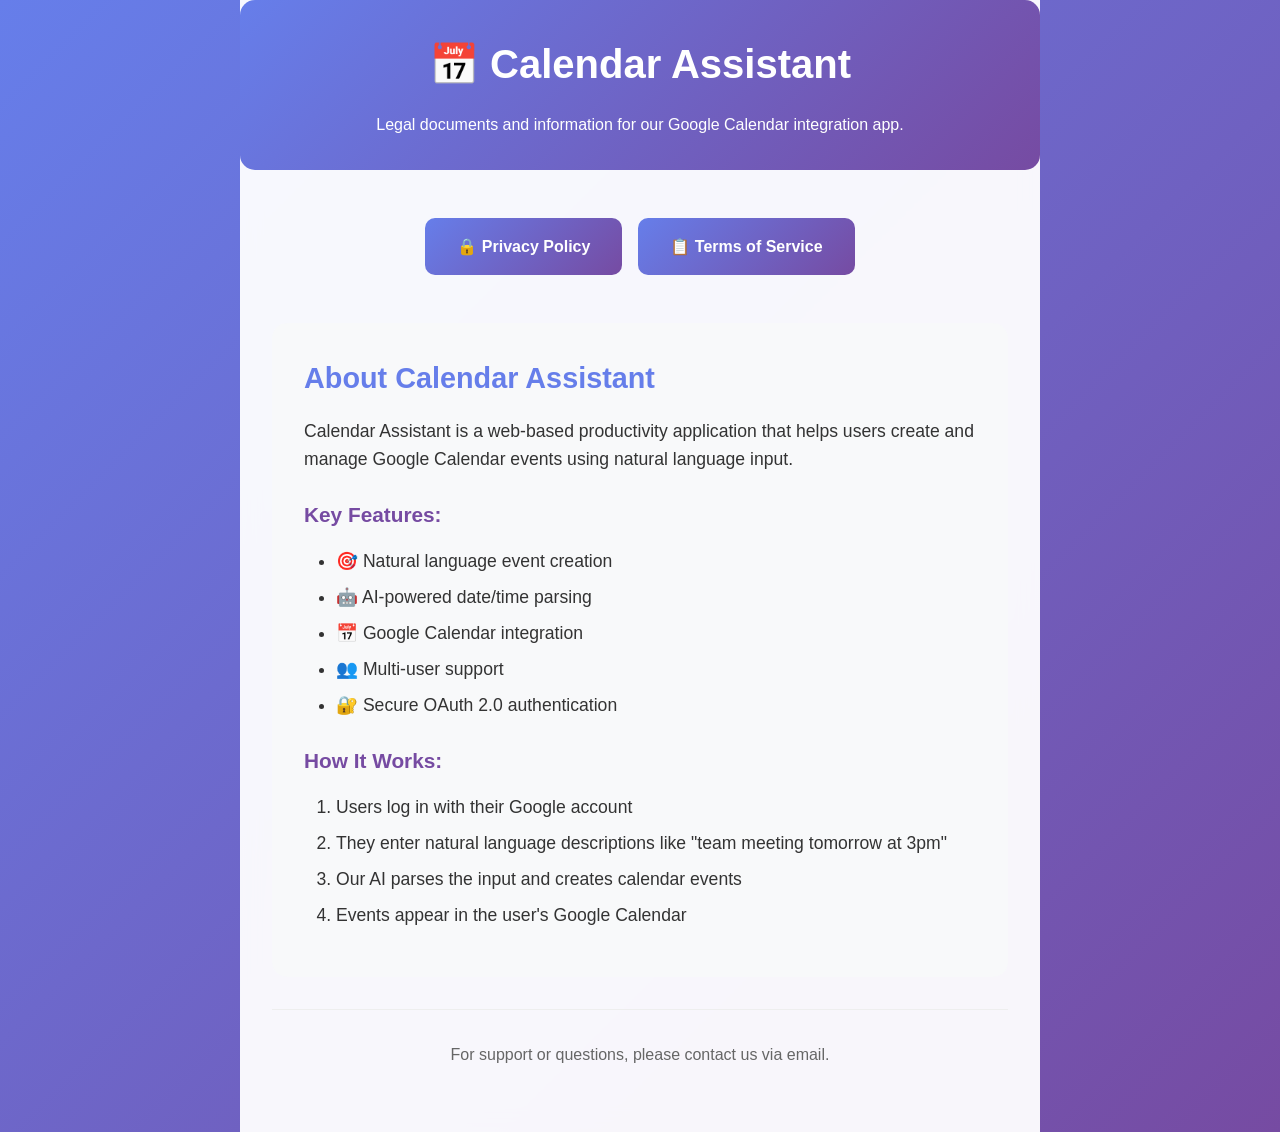
<file: calendar-assistant-docs/index.html>
<!DOCTYPE html>
<html lang="en">
<head>
    <meta charset="UTF-8">
    <meta name="viewport" content="width=device-width, initial-scale=1.0">
    <title>Calendar Assistant - Legal Documents</title>
    <link rel="stylesheet" href="css/style.css">
</head>
<body>
    <div class="container">
        <header>
            <h1>📅 Calendar Assistant</h1>
            <p>Legal documents and information for our Google Calendar integration app.</p>
        </header>
        
        <main>
            <div class="links">
                <a href="privacy.html" class="btn">🔒 Privacy Policy</a>
                <a href="terms.html" class="btn">📋 Terms of Service</a>
            </div>
            
            <div class="info">
                <h2>About Calendar Assistant</h2>
                <p>Calendar Assistant is a web-based productivity application that helps users create and manage Google Calendar events using natural language input.</p>
                
                <h3>Key Features:</h3>
                <ul>
                    <li>🎯 Natural language event creation</li>
                    <li>🤖 AI-powered date/time parsing</li>
                    <li>📅 Google Calendar integration</li>
                    <li>👥 Multi-user support</li>
                    <li>🔐 Secure OAuth 2.0 authentication</li>
                </ul>
                
                <h3>How It Works:</h3>
                <ol>
                    <li>Users log in with their Google account</li>
                    <li>They enter natural language descriptions like "team meeting tomorrow at 3pm"</li>
                    <li>Our AI parses the input and creates calendar events</li>
                    <li>Events appear in the user's Google Calendar</li>
                </ol>
            </div>
        </main>
        
        <footer>
            <p>For support or questions, please contact us via email.</p>
        </footer>
    </div>
</body>
</html>
</file>
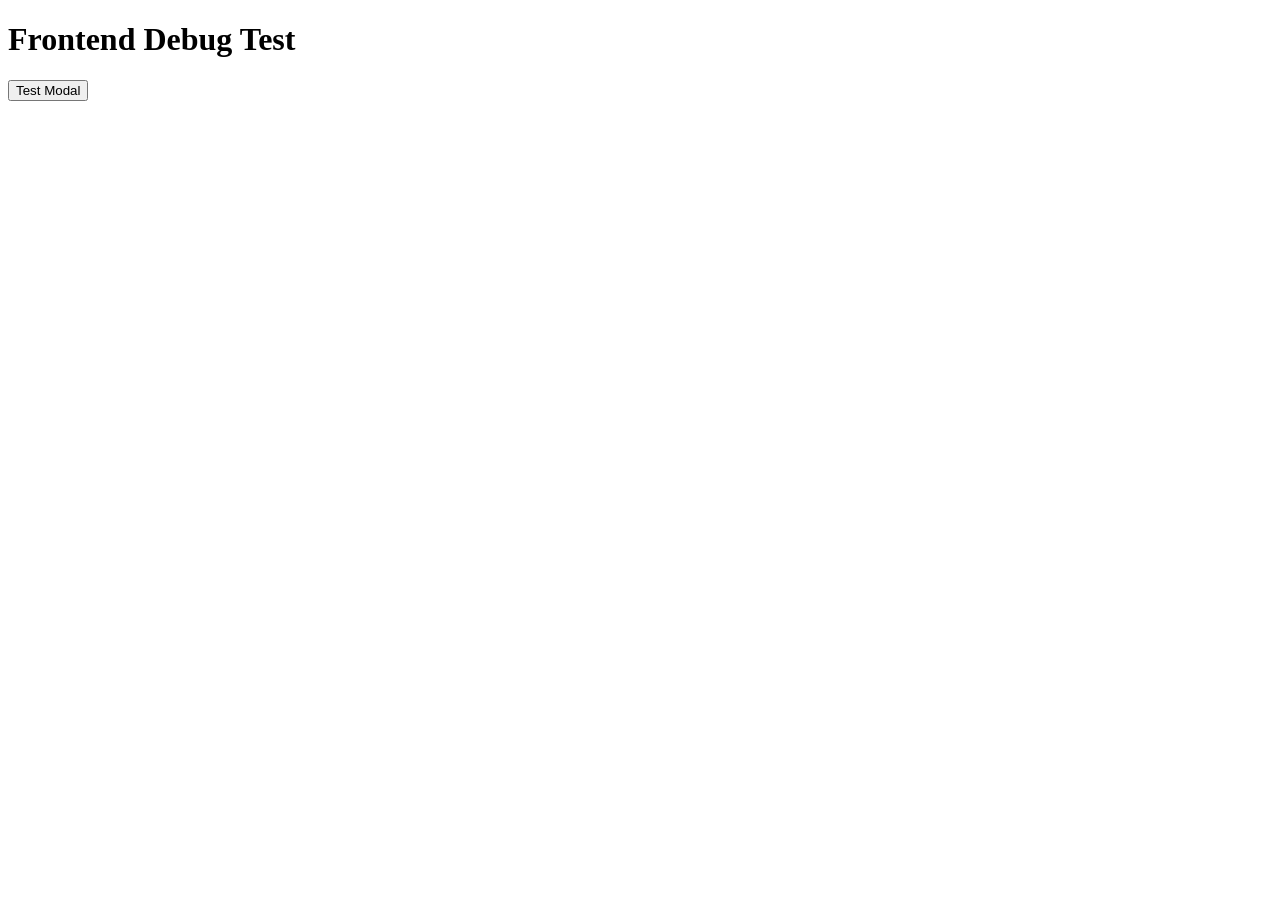
<file: test_frontend_debug.html>
<!DOCTYPE html>
<html>
<head>
    <title>Frontend Debug Test</title>
    <style>
        .duration-modal {
            display: none;
            position: fixed;
            top: 0;
            left: 0;
            width: 100%;
            height: 100%;
            background: rgba(0, 0, 0, 0.5);
            z-index: 1000;
        }
        .duration-content {
            position: absolute;
            top: 50%;
            left: 50%;
            transform: translate(-50%, -50%);
            background: white;
            padding: 2rem;
            border-radius: 20px;
            box-shadow: 0 20px 40px rgba(0, 0, 0, 0.3);
            min-width: 300px;
        }
    </style>
</head>
<body>
    <h1>Frontend Debug Test</h1>
    <button onclick="testModal()">Test Modal</button>
    
    <div id="followupModal" class="duration-modal">
        <div class="duration-content">
            <h5>Test Modal</h5>
            <p>This is a test modal</p>
            <button onclick="closeModal()">Close</button>
        </div>
    </div>

    <script>
        function testModal() {
            console.log('Showing modal...');
            document.getElementById('followupModal').style.display = 'block';
            console.log('Modal display style:', document.getElementById('followupModal').style.display);
        }
        
        function closeModal() {
            document.getElementById('followupModal').style.display = 'none';
        }
    </script>
</body>
</html>
</file>
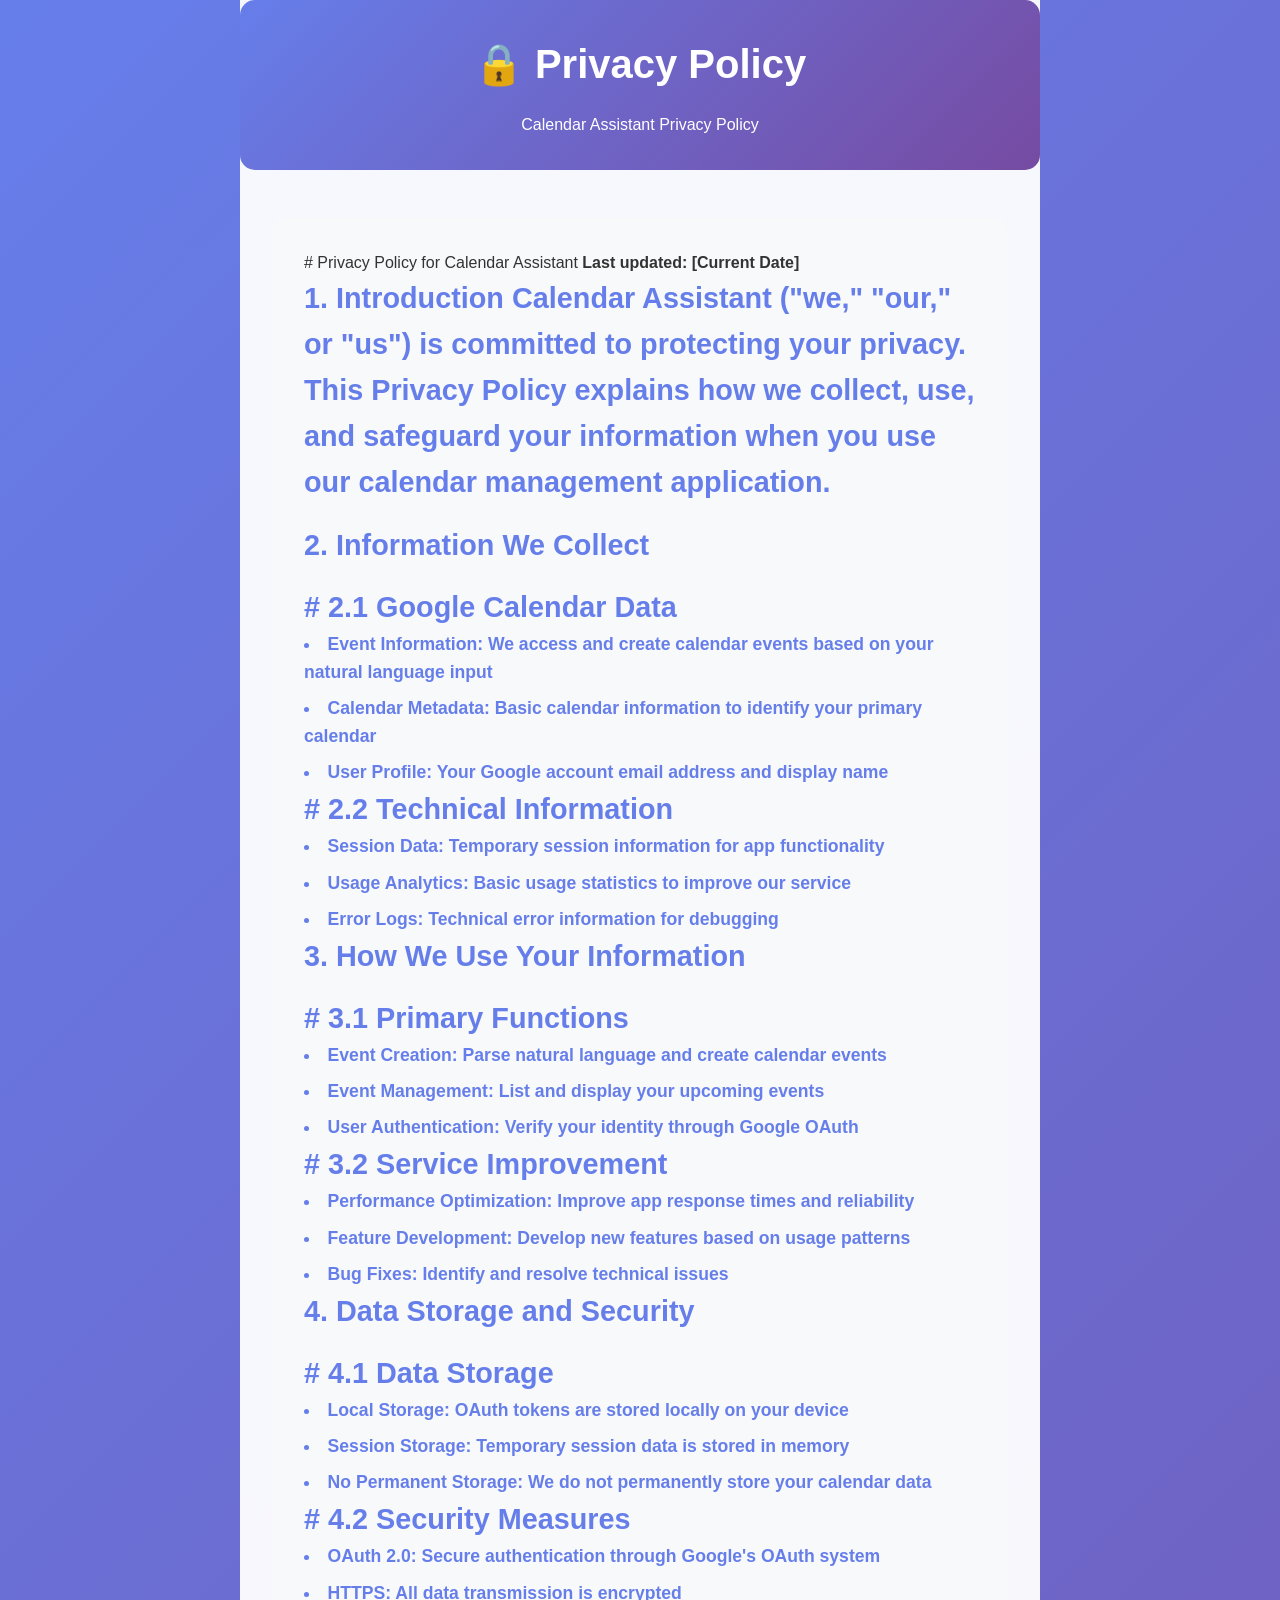
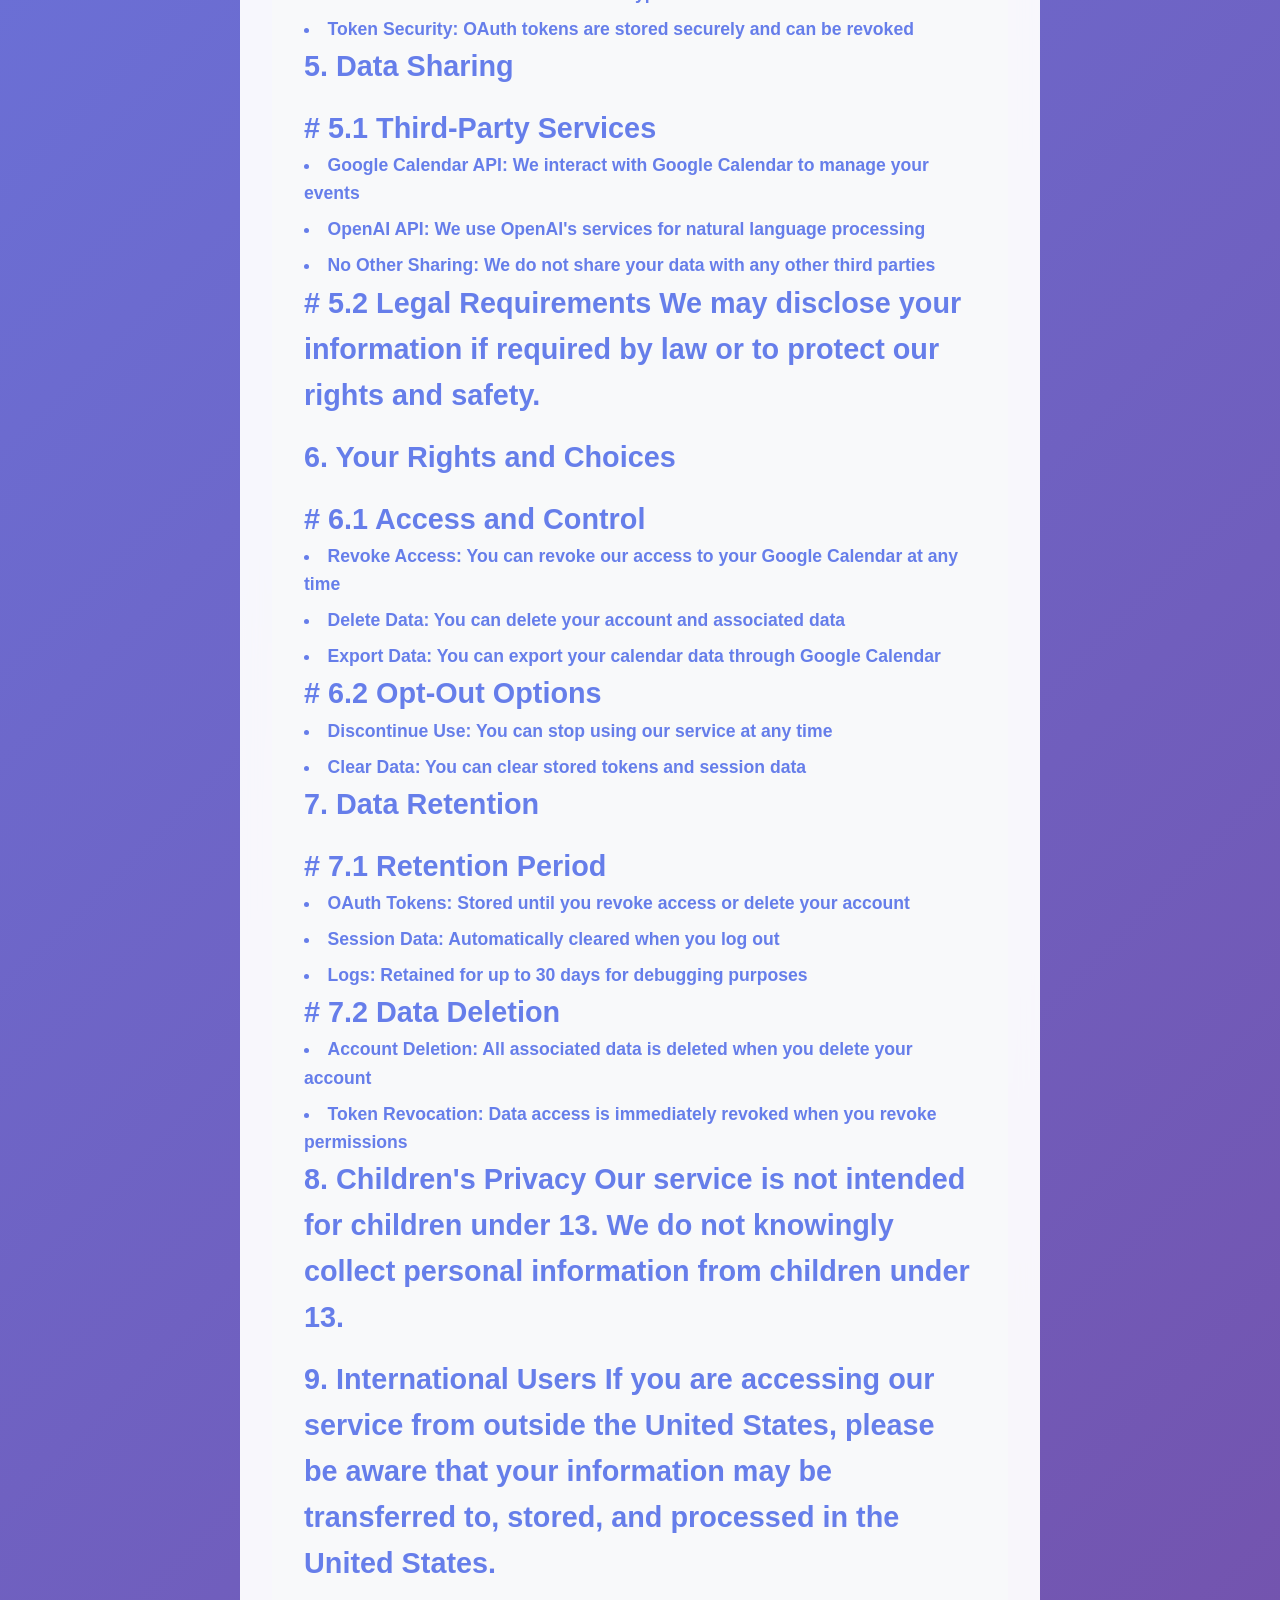
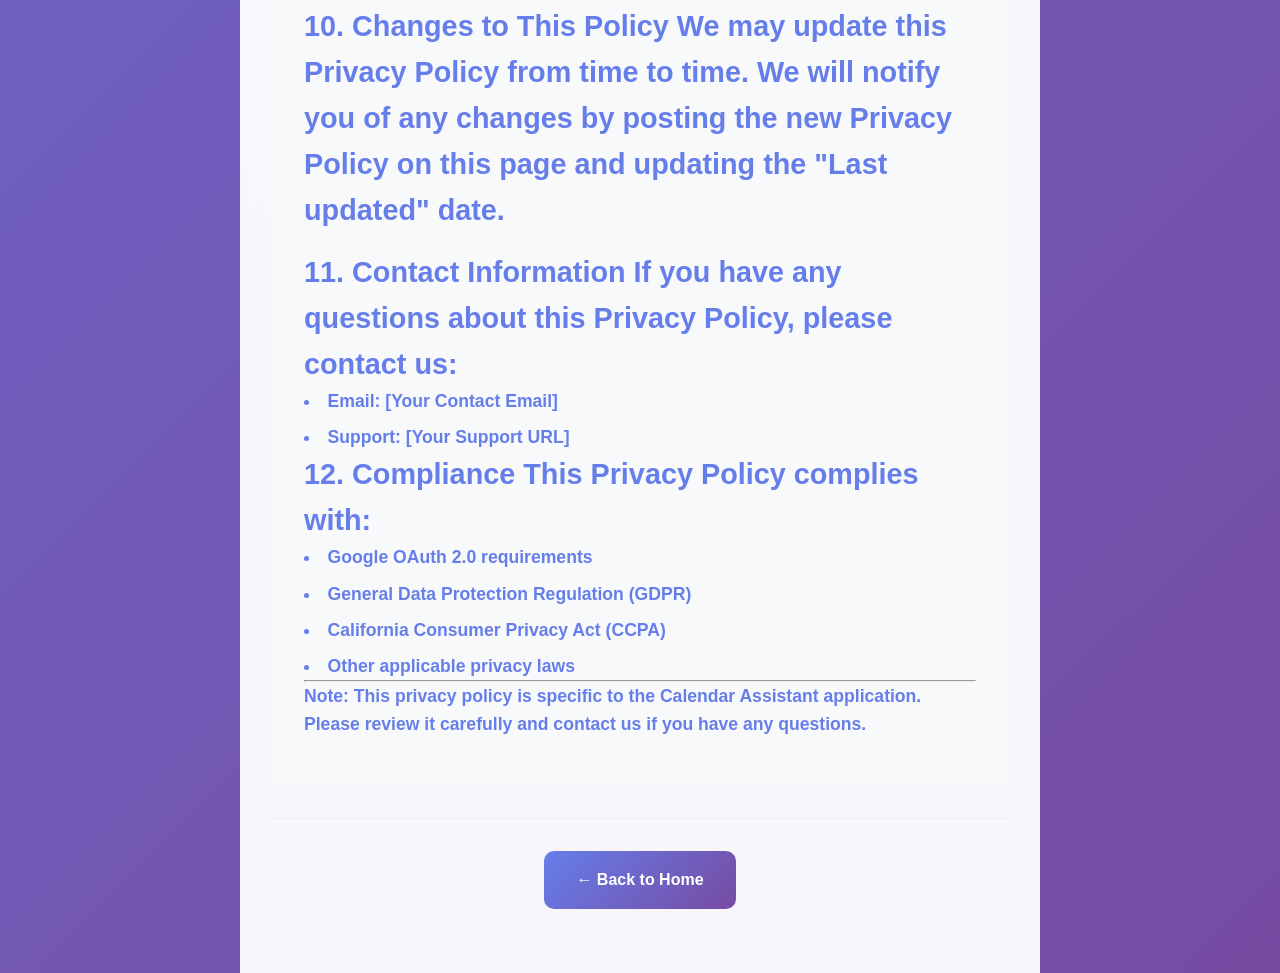
<file: calendar-assistant-docs/privacy.html>
<!DOCTYPE html>
<html lang="en">
<head>
    <meta charset="UTF-8">
    <meta name="viewport" content="width=device-width, initial-scale=1.0">
    <title>Privacy Policy - Calendar Assistant</title>
    <link rel="stylesheet" href="css/style.css">
</head>
<body>
    <div class="container">
        <header>
            <h1>🔒 Privacy Policy</h1>
            <p>Calendar Assistant Privacy Policy</p>
        </header>
        
        <main>
            <div class="info">
                # Privacy Policy for Calendar Assistant

<strong>Last updated: [Current Date]<strong>

<h2> 1. Introduction

Calendar Assistant ("we," "our," or "us") is committed to protecting your privacy. This Privacy Policy explains how we collect, use, and safeguard your information when you use our calendar management application.

<h2> 2. Information We Collect

<h2># 2.1 Google Calendar Data
<li><strong>Event Information<strong>: We access and create calendar events based on your natural language input
<li><strong>Calendar Metadata<strong>: Basic calendar information to identify your primary calendar
<li><strong>User Profile<strong>: Your Google account email address and display name

<h2># 2.2 Technical Information
<li><strong>Session Data<strong>: Temporary session information for app functionality
<li><strong>Usage Analytics<strong>: Basic usage statistics to improve our service
<li><strong>Error Logs<strong>: Technical error information for debugging

<h2> 3. How We Use Your Information

<h2># 3.1 Primary Functions
<li><strong>Event Creation<strong>: Parse natural language and create calendar events
<li><strong>Event Management<strong>: List and display your upcoming events
<li><strong>User Authentication<strong>: Verify your identity through Google OAuth

<h2># 3.2 Service Improvement
<li><strong>Performance Optimization<strong>: Improve app response times and reliability
<li><strong>Feature Development<strong>: Develop new features based on usage patterns
<li><strong>Bug Fixes<strong>: Identify and resolve technical issues

<h2> 4. Data Storage and Security

<h2># 4.1 Data Storage
<li><strong>Local Storage<strong>: OAuth tokens are stored locally on your device
<li><strong>Session Storage<strong>: Temporary session data is stored in memory
<li><strong>No Permanent Storage<strong>: We do not permanently store your calendar data

<h2># 4.2 Security Measures
<li><strong>OAuth 2.0<strong>: Secure authentication through Google's OAuth system
<li><strong>HTTPS<strong>: All data transmission is encrypted
<li><strong>Token Security<strong>: OAuth tokens are stored securely and can be revoked

<h2> 5. Data Sharing

<h2># 5.1 Third-Party Services
<li><strong>Google Calendar API<strong>: We interact with Google Calendar to manage your events
<li><strong>OpenAI API<strong>: We use OpenAI's services for natural language processing
<li><strong>No Other Sharing<strong>: We do not share your data with any other third parties

<h2># 5.2 Legal Requirements
We may disclose your information if required by law or to protect our rights and safety.

<h2> 6. Your Rights and Choices

<h2># 6.1 Access and Control
<li><strong>Revoke Access<strong>: You can revoke our access to your Google Calendar at any time
<li><strong>Delete Data<strong>: You can delete your account and associated data
<li><strong>Export Data<strong>: You can export your calendar data through Google Calendar

<h2># 6.2 Opt-Out Options
<li><strong>Discontinue Use<strong>: You can stop using our service at any time
<li><strong>Clear Data<strong>: You can clear stored tokens and session data

<h2> 7. Data Retention

<h2># 7.1 Retention Period
<li><strong>OAuth Tokens<strong>: Stored until you revoke access or delete your account
<li><strong>Session Data<strong>: Automatically cleared when you log out
<li><strong>Logs<strong>: Retained for up to 30 days for debugging purposes

<h2># 7.2 Data Deletion
<li><strong>Account Deletion<strong>: All associated data is deleted when you delete your account
<li><strong>Token Revocation<strong>: Data access is immediately revoked when you revoke permissions

<h2> 8. Children's Privacy

Our service is not intended for children under 13. We do not knowingly collect personal information from children under 13.

<h2> 9. International Users

If you are accessing our service from outside the United States, please be aware that your information may be transferred to, stored, and processed in the United States.

<h2> 10. Changes to This Policy

We may update this Privacy Policy from time to time. We will notify you of any changes by posting the new Privacy Policy on this page and updating the "Last updated" date.

<h2> 11. Contact Information

If you have any questions about this Privacy Policy, please contact us:

<li><strong>Email<strong>: [Your Contact Email]
<li><strong>Support<strong>: [Your Support URL]

<h2> 12. Compliance

This Privacy Policy complies with:
<li>Google OAuth 2.0 requirements
<li>General Data Protection Regulation (GDPR)
<li>California Consumer Privacy Act (CCPA)
<li>Other applicable privacy laws

<hr>

<strong>Note<strong>: This privacy policy is specific to the Calendar Assistant application. Please review it carefully and contact us if you have any questions. 
            </div>
        </main>
        
        <footer>
            <a href="index.html" class="btn">← Back to Home</a>
        </footer>
    </div>
</body>
</html>
</file>
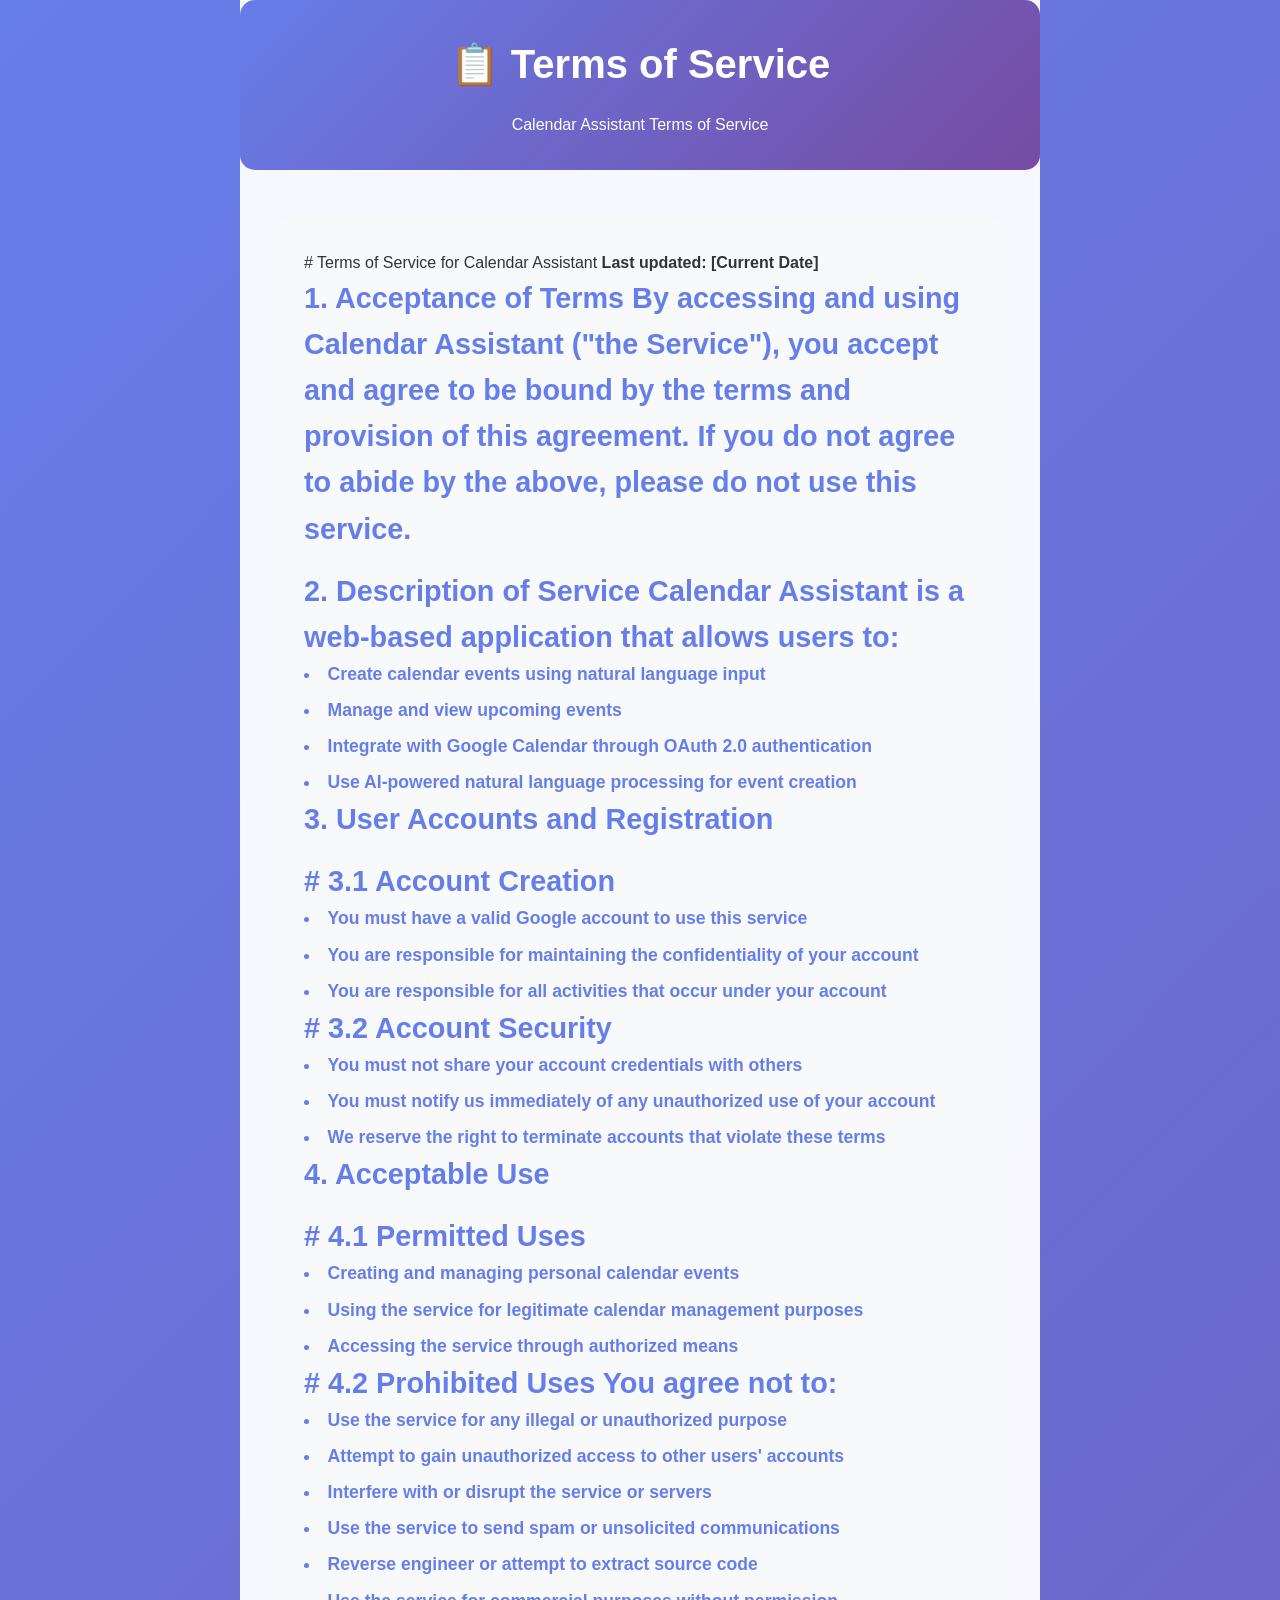
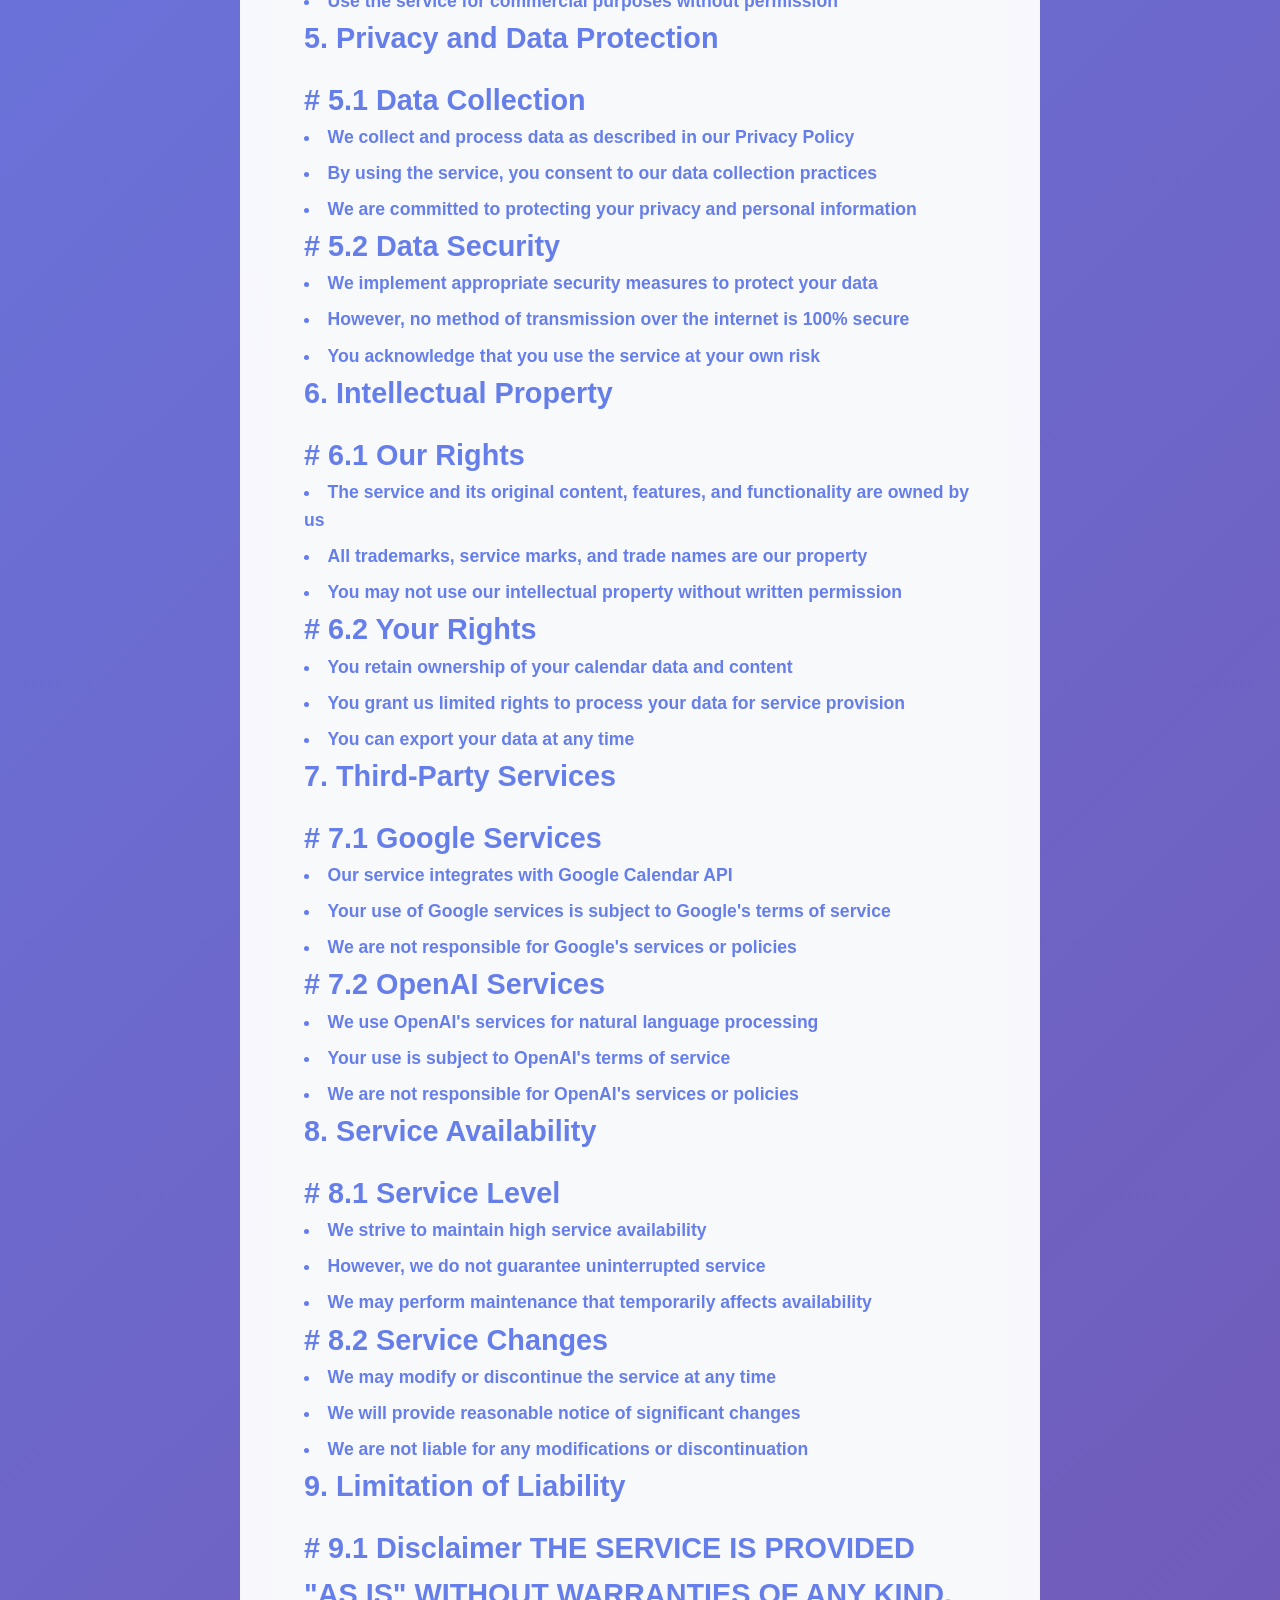
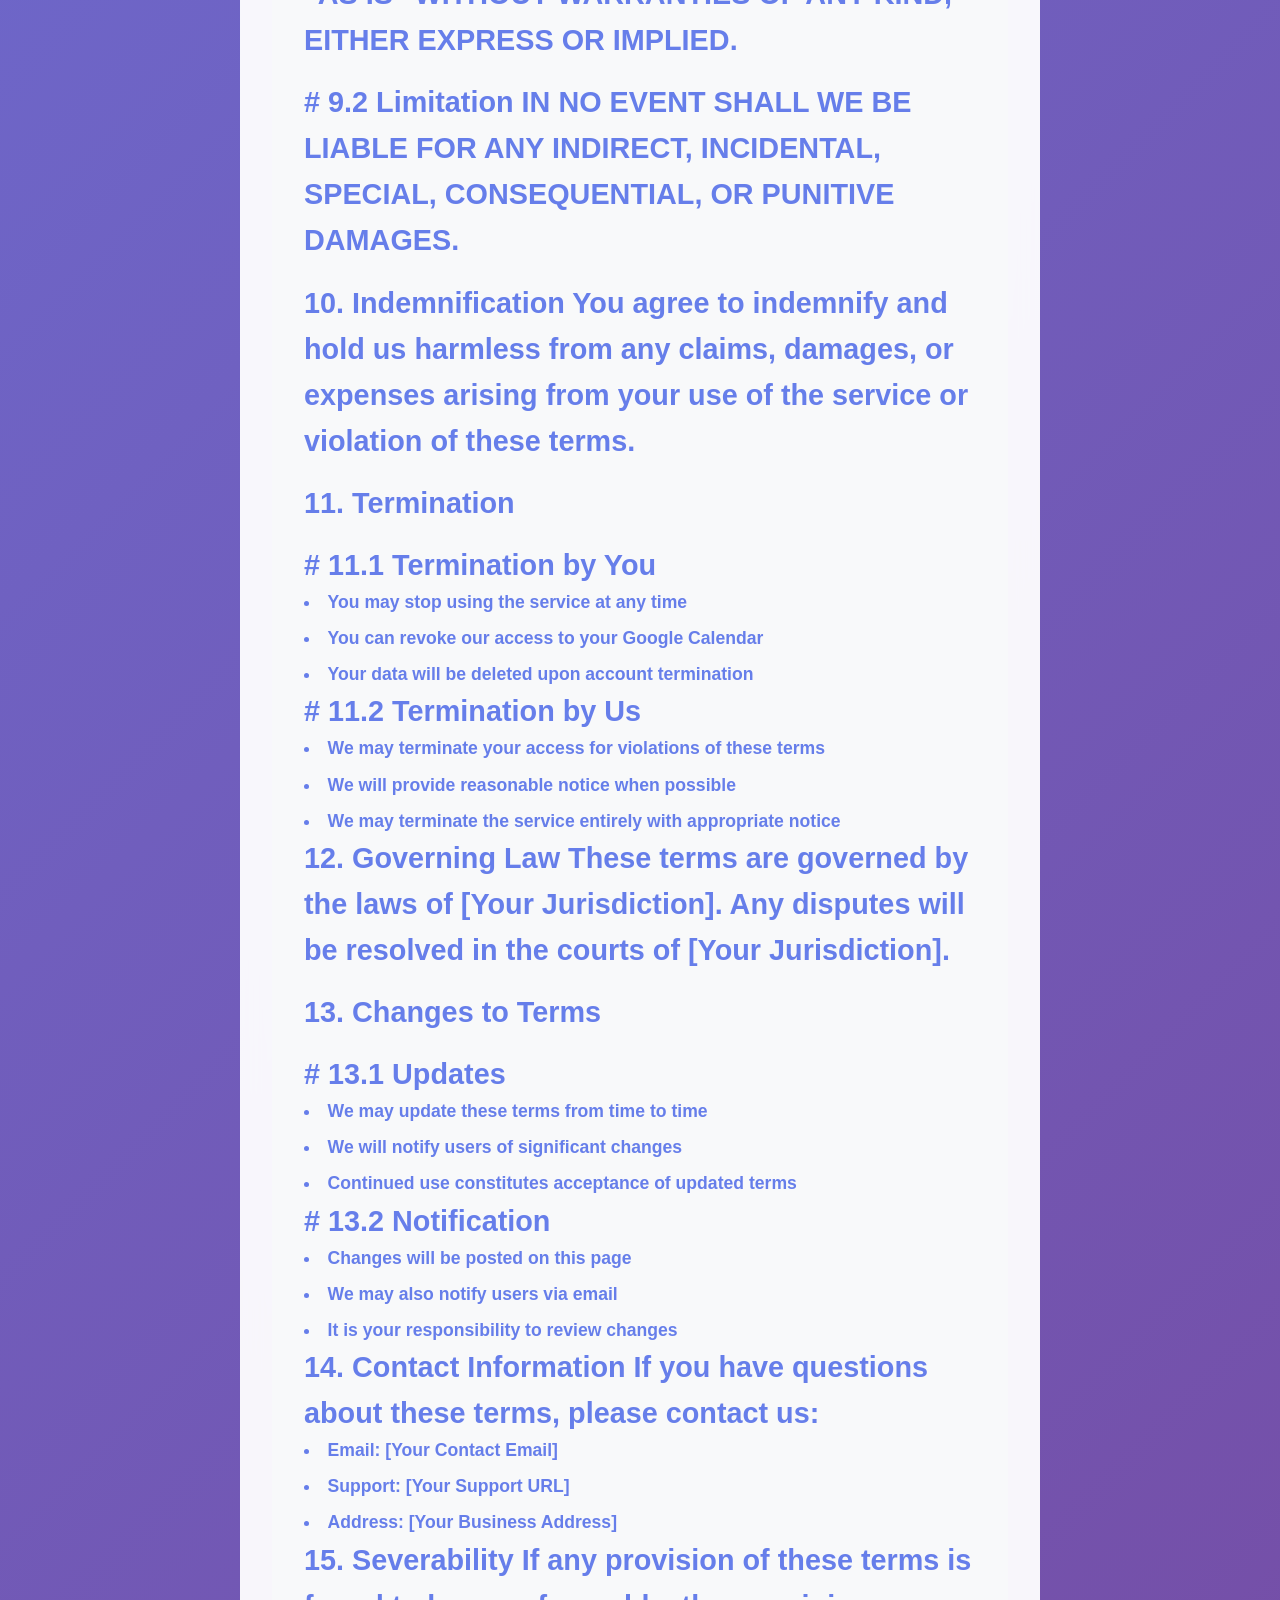
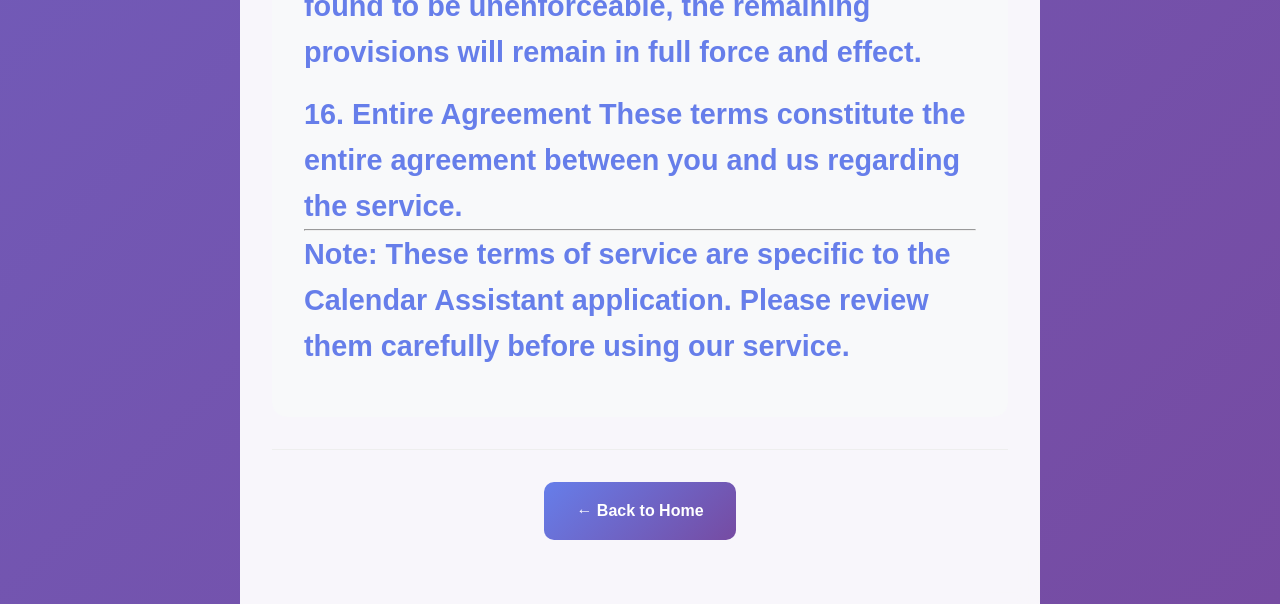
<file: calendar-assistant-docs/terms.html>
<!DOCTYPE html>
<html lang="en">
<head>
    <meta charset="UTF-8">
    <meta name="viewport" content="width=device-width, initial-scale=1.0">
    <title>Terms of Service - Calendar Assistant</title>
    <link rel="stylesheet" href="css/style.css">
</head>
<body>
    <div class="container">
        <header>
            <h1>📋 Terms of Service</h1>
            <p>Calendar Assistant Terms of Service</p>
        </header>
        
        <main>
            <div class="info">
                # Terms of Service for Calendar Assistant

<strong>Last updated: [Current Date]<strong>

<h2> 1. Acceptance of Terms

By accessing and using Calendar Assistant ("the Service"), you accept and agree to be bound by the terms and provision of this agreement. If you do not agree to abide by the above, please do not use this service.

<h2> 2. Description of Service

Calendar Assistant is a web-based application that allows users to:
<li>Create calendar events using natural language input
<li>Manage and view upcoming events
<li>Integrate with Google Calendar through OAuth 2.0 authentication
<li>Use AI-powered natural language processing for event creation

<h2> 3. User Accounts and Registration

<h2># 3.1 Account Creation
<li>You must have a valid Google account to use this service
<li>You are responsible for maintaining the confidentiality of your account
<li>You are responsible for all activities that occur under your account

<h2># 3.2 Account Security
<li>You must not share your account credentials with others
<li>You must notify us immediately of any unauthorized use of your account
<li>We reserve the right to terminate accounts that violate these terms

<h2> 4. Acceptable Use

<h2># 4.1 Permitted Uses
<li>Creating and managing personal calendar events
<li>Using the service for legitimate calendar management purposes
<li>Accessing the service through authorized means

<h2># 4.2 Prohibited Uses
You agree not to:
<li>Use the service for any illegal or unauthorized purpose
<li>Attempt to gain unauthorized access to other users' accounts
<li>Interfere with or disrupt the service or servers
<li>Use the service to send spam or unsolicited communications
<li>Reverse engineer or attempt to extract source code
<li>Use the service for commercial purposes without permission

<h2> 5. Privacy and Data Protection

<h2># 5.1 Data Collection
<li>We collect and process data as described in our Privacy Policy
<li>By using the service, you consent to our data collection practices
<li>We are committed to protecting your privacy and personal information

<h2># 5.2 Data Security
<li>We implement appropriate security measures to protect your data
<li>However, no method of transmission over the internet is 100% secure
<li>You acknowledge that you use the service at your own risk

<h2> 6. Intellectual Property

<h2># 6.1 Our Rights
<li>The service and its original content, features, and functionality are owned by us
<li>All trademarks, service marks, and trade names are our property
<li>You may not use our intellectual property without written permission

<h2># 6.2 Your Rights
<li>You retain ownership of your calendar data and content
<li>You grant us limited rights to process your data for service provision
<li>You can export your data at any time

<h2> 7. Third-Party Services

<h2># 7.1 Google Services
<li>Our service integrates with Google Calendar API
<li>Your use of Google services is subject to Google's terms of service
<li>We are not responsible for Google's services or policies

<h2># 7.2 OpenAI Services
<li>We use OpenAI's services for natural language processing
<li>Your use is subject to OpenAI's terms of service
<li>We are not responsible for OpenAI's services or policies

<h2> 8. Service Availability

<h2># 8.1 Service Level
<li>We strive to maintain high service availability
<li>However, we do not guarantee uninterrupted service
<li>We may perform maintenance that temporarily affects availability

<h2># 8.2 Service Changes
<li>We may modify or discontinue the service at any time
<li>We will provide reasonable notice of significant changes
<li>We are not liable for any modifications or discontinuation

<h2> 9. Limitation of Liability

<h2># 9.1 Disclaimer
THE SERVICE IS PROVIDED "AS IS" WITHOUT WARRANTIES OF ANY KIND, EITHER EXPRESS OR IMPLIED.

<h2># 9.2 Limitation
IN NO EVENT SHALL WE BE LIABLE FOR ANY INDIRECT, INCIDENTAL, SPECIAL, CONSEQUENTIAL, OR PUNITIVE DAMAGES.

<h2> 10. Indemnification

You agree to indemnify and hold us harmless from any claims, damages, or expenses arising from your use of the service or violation of these terms.

<h2> 11. Termination

<h2># 11.1 Termination by You
<li>You may stop using the service at any time
<li>You can revoke our access to your Google Calendar
<li>Your data will be deleted upon account termination

<h2># 11.2 Termination by Us
<li>We may terminate your access for violations of these terms
<li>We will provide reasonable notice when possible
<li>We may terminate the service entirely with appropriate notice

<h2> 12. Governing Law

These terms are governed by the laws of [Your Jurisdiction]. Any disputes will be resolved in the courts of [Your Jurisdiction].

<h2> 13. Changes to Terms

<h2># 13.1 Updates
<li>We may update these terms from time to time
<li>We will notify users of significant changes
<li>Continued use constitutes acceptance of updated terms

<h2># 13.2 Notification
<li>Changes will be posted on this page
<li>We may also notify users via email
<li>It is your responsibility to review changes

<h2> 14. Contact Information

If you have questions about these terms, please contact us:

<li><strong>Email<strong>: [Your Contact Email]
<li><strong>Support<strong>: [Your Support URL]
<li><strong>Address<strong>: [Your Business Address]

<h2> 15. Severability

If any provision of these terms is found to be unenforceable, the remaining provisions will remain in full force and effect.

<h2> 16. Entire Agreement

These terms constitute the entire agreement between you and us regarding the service.

<hr>

<strong>Note<strong>: These terms of service are specific to the Calendar Assistant application. Please review them carefully before using our service. 
            </div>
        </main>
        
        <footer>
            <a href="index.html" class="btn">← Back to Home</a>
        </footer>
    </div>
</body>
</html>
</file>
<file: calendar-assistant-docs/css/style.css>
/* Calendar Assistant Documentation Styles */
* {
    margin: 0;
    padding: 0;
    box-sizing: border-box;
}

body {
    font-family: -apple-system, BlinkMacSystemFont, 'Segoe UI', Roboto, sans-serif;
    line-height: 1.6;
    color: #333;
    background: linear-gradient(135deg, #667eea 0%, #764ba2 100%);
    min-height: 100vh;
}

.container {
    max-width: 800px;
    margin: 0 auto;
    padding: 2rem;
    background: rgba(255, 255, 255, 0.95);
    min-height: 100vh;
    backdrop-filter: blur(10px);
}

header {
    text-align: center;
    margin-bottom: 3rem;
    padding: 2rem;
    background: linear-gradient(135deg, #667eea 0%, #764ba2 100%);
    color: white;
    border-radius: 15px;
    margin: -2rem -2rem 3rem -2rem;
}

header h1 {
    font-size: 2.5rem;
    margin-bottom: 1rem;
}

.links {
    display: flex;
    gap: 1rem;
    justify-content: center;
    margin-bottom: 3rem;
    flex-wrap: wrap;
}

.btn {
    display: inline-block;
    padding: 1rem 2rem;
    background: linear-gradient(135deg, #667eea 0%, #764ba2 100%);
    color: white;
    text-decoration: none;
    border-radius: 10px;
    font-weight: 600;
    transition: transform 0.3s ease, box-shadow 0.3s ease;
}

.btn:hover {
    transform: translateY(-2px);
    box-shadow: 0 10px 20px rgba(0, 0, 0, 0.2);
}

.info {
    background: #f8f9fa;
    padding: 2rem;
    border-radius: 15px;
    margin-bottom: 2rem;
}

.info h2 {
    color: #667eea;
    margin-bottom: 1rem;
    font-size: 1.8rem;
}

.info h3 {
    color: #764ba2;
    margin: 1.5rem 0 1rem 0;
    font-size: 1.3rem;
}

.info p {
    margin-bottom: 1rem;
    font-size: 1.1rem;
}

.info ul, .info ol {
    margin-left: 2rem;
    margin-bottom: 1rem;
}

.info li {
    margin-bottom: 0.5rem;
    font-size: 1.1rem;
}

footer {
    text-align: center;
    padding: 2rem;
    color: #666;
    border-top: 1px solid #eee;
    margin-top: 2rem;
}

@media (max-width: 768px) {
    .container {
        padding: 1rem;
    }
    
    header {
        margin: -1rem -1rem 2rem -1rem;
        padding: 1.5rem;
    }
    
    header h1 {
        font-size: 2rem;
    }
    
    .links {
        flex-direction: column;
        align-items: center;
    }
    
    .btn {
        width: 100%;
        max-width: 300px;
        text-align: center;
    }
}
</file>
